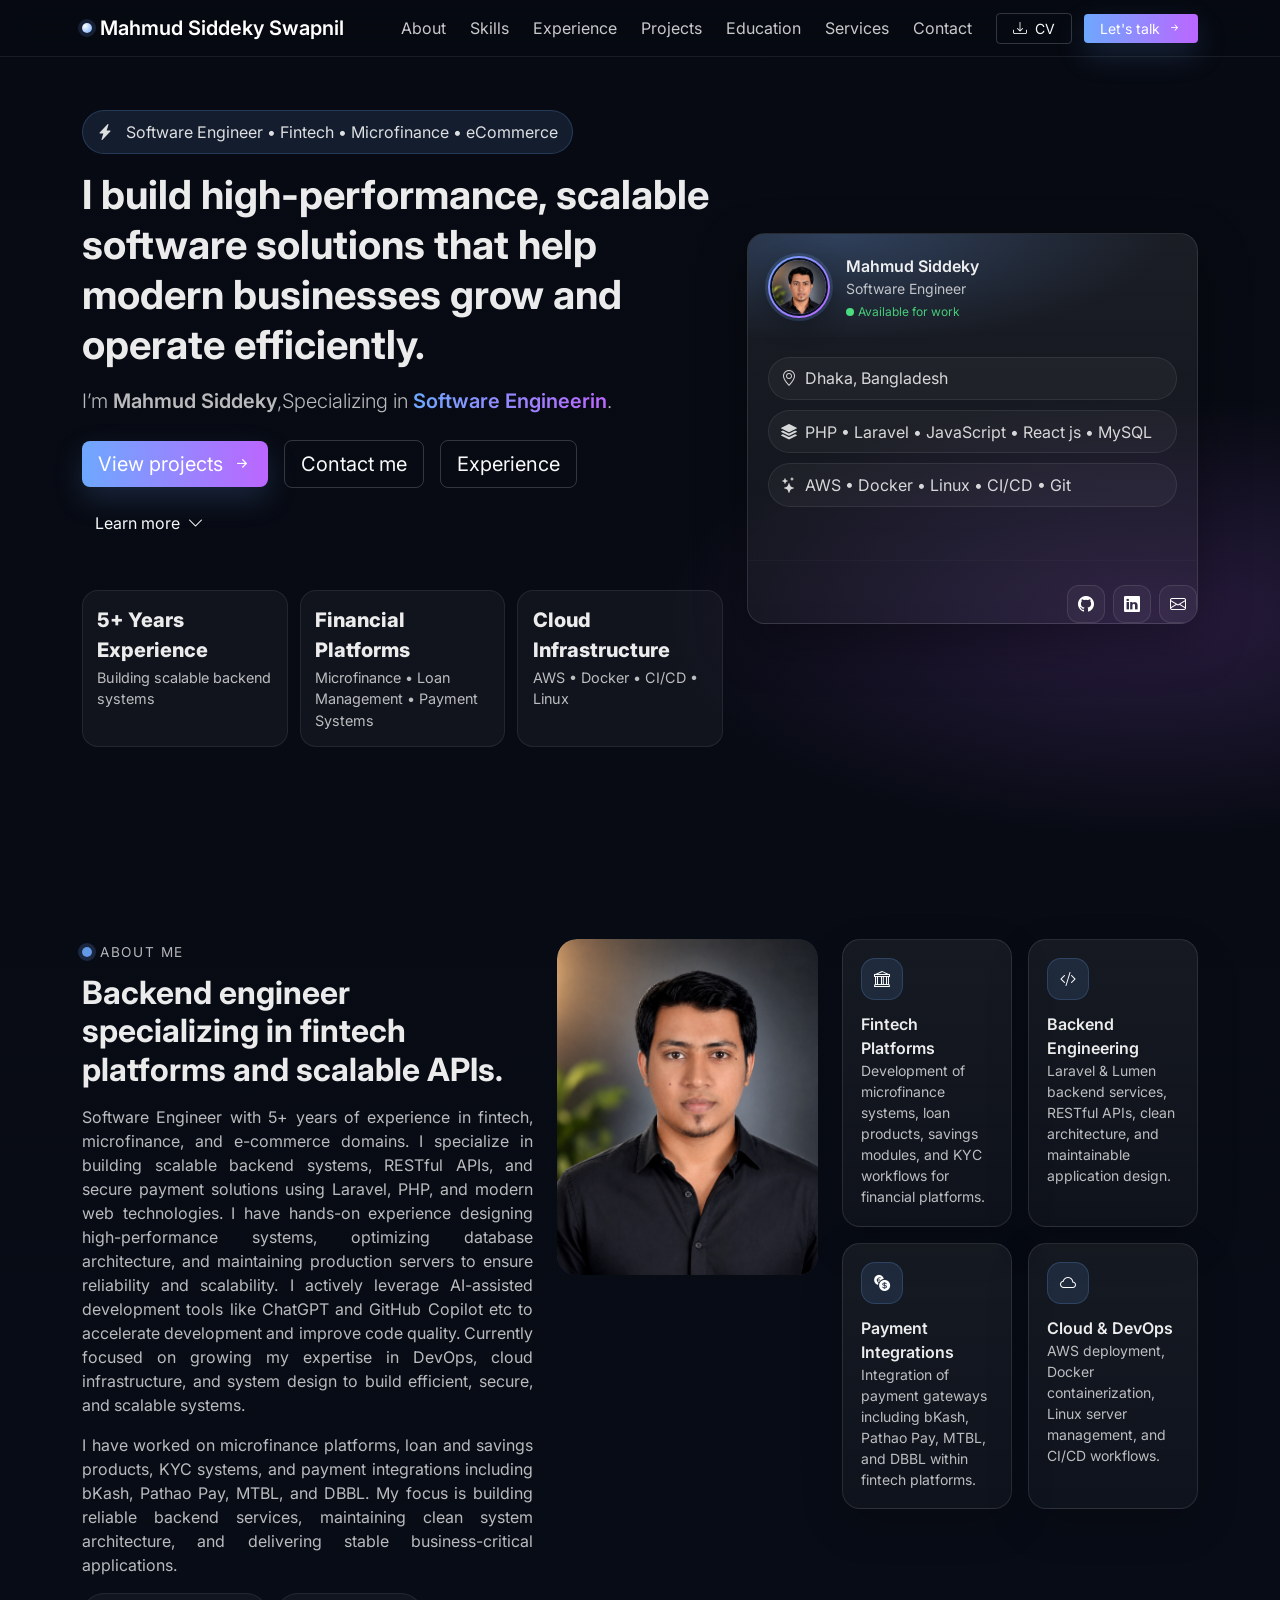
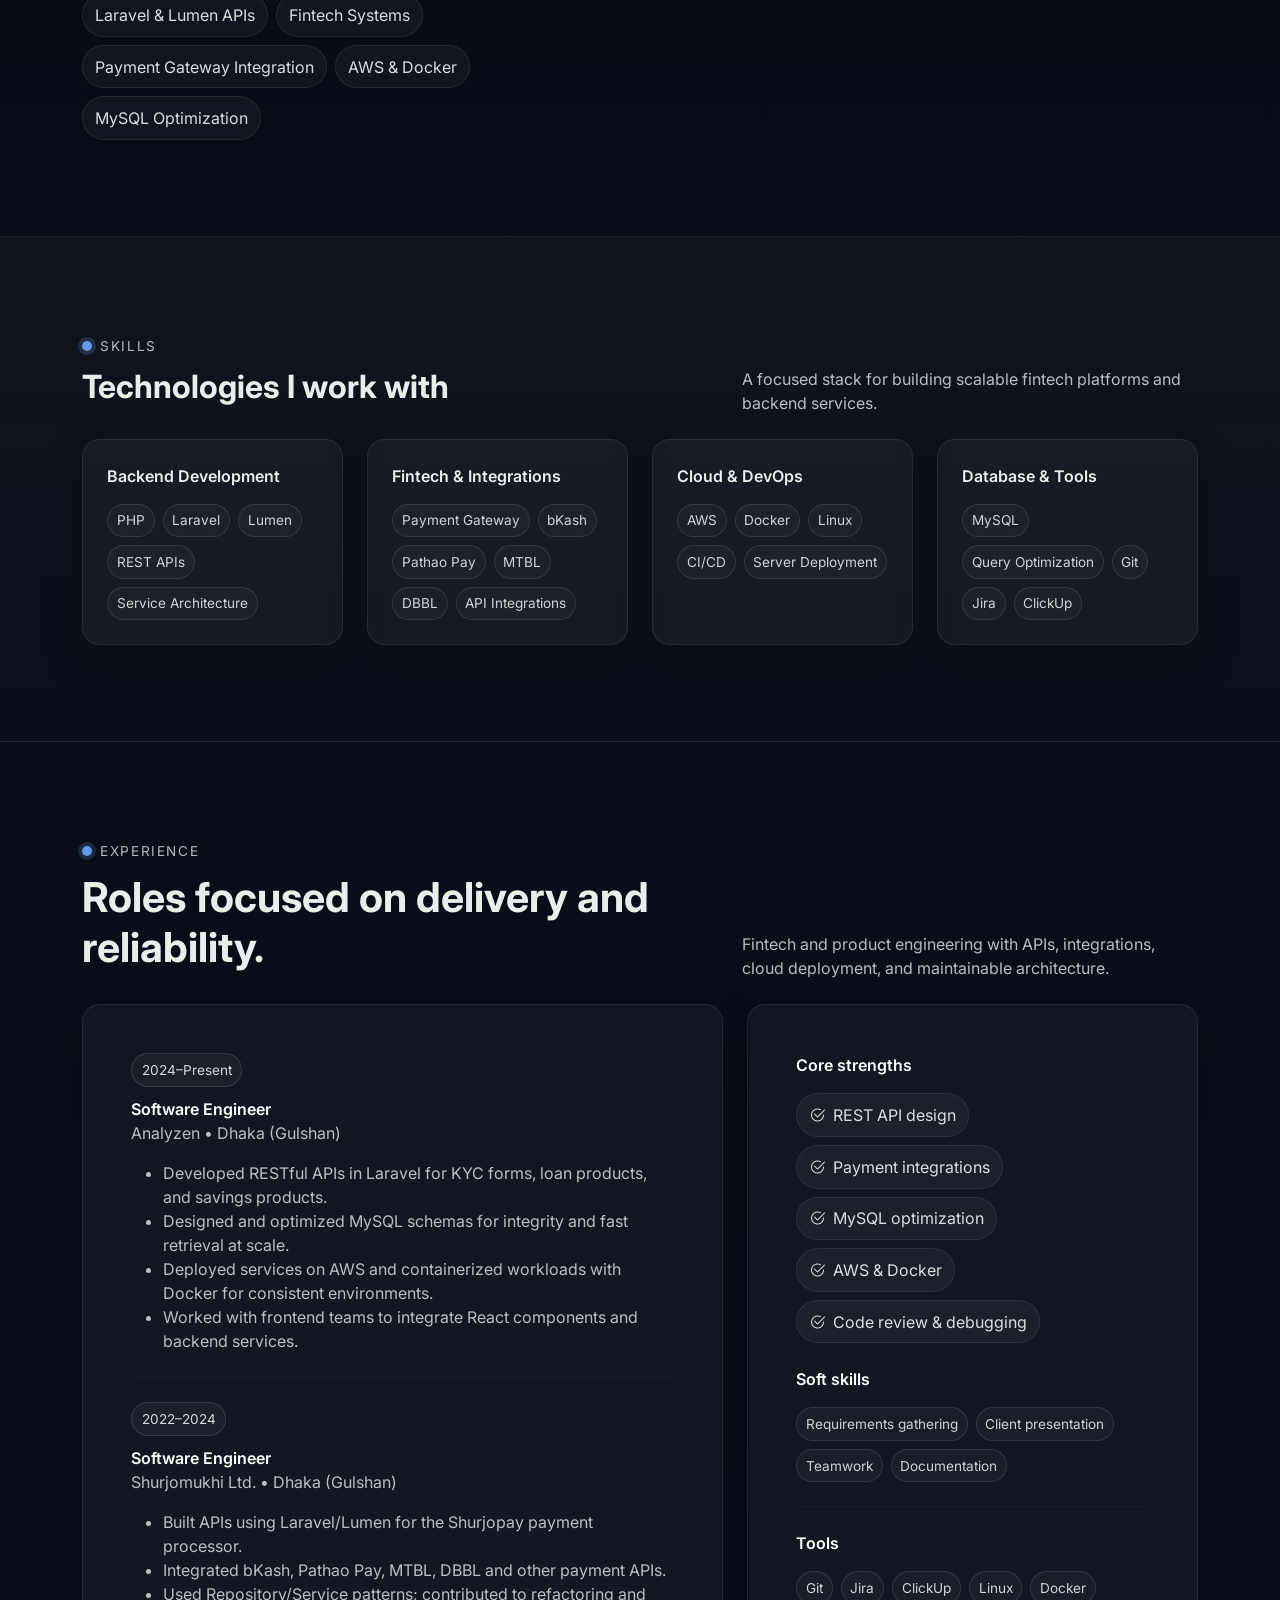
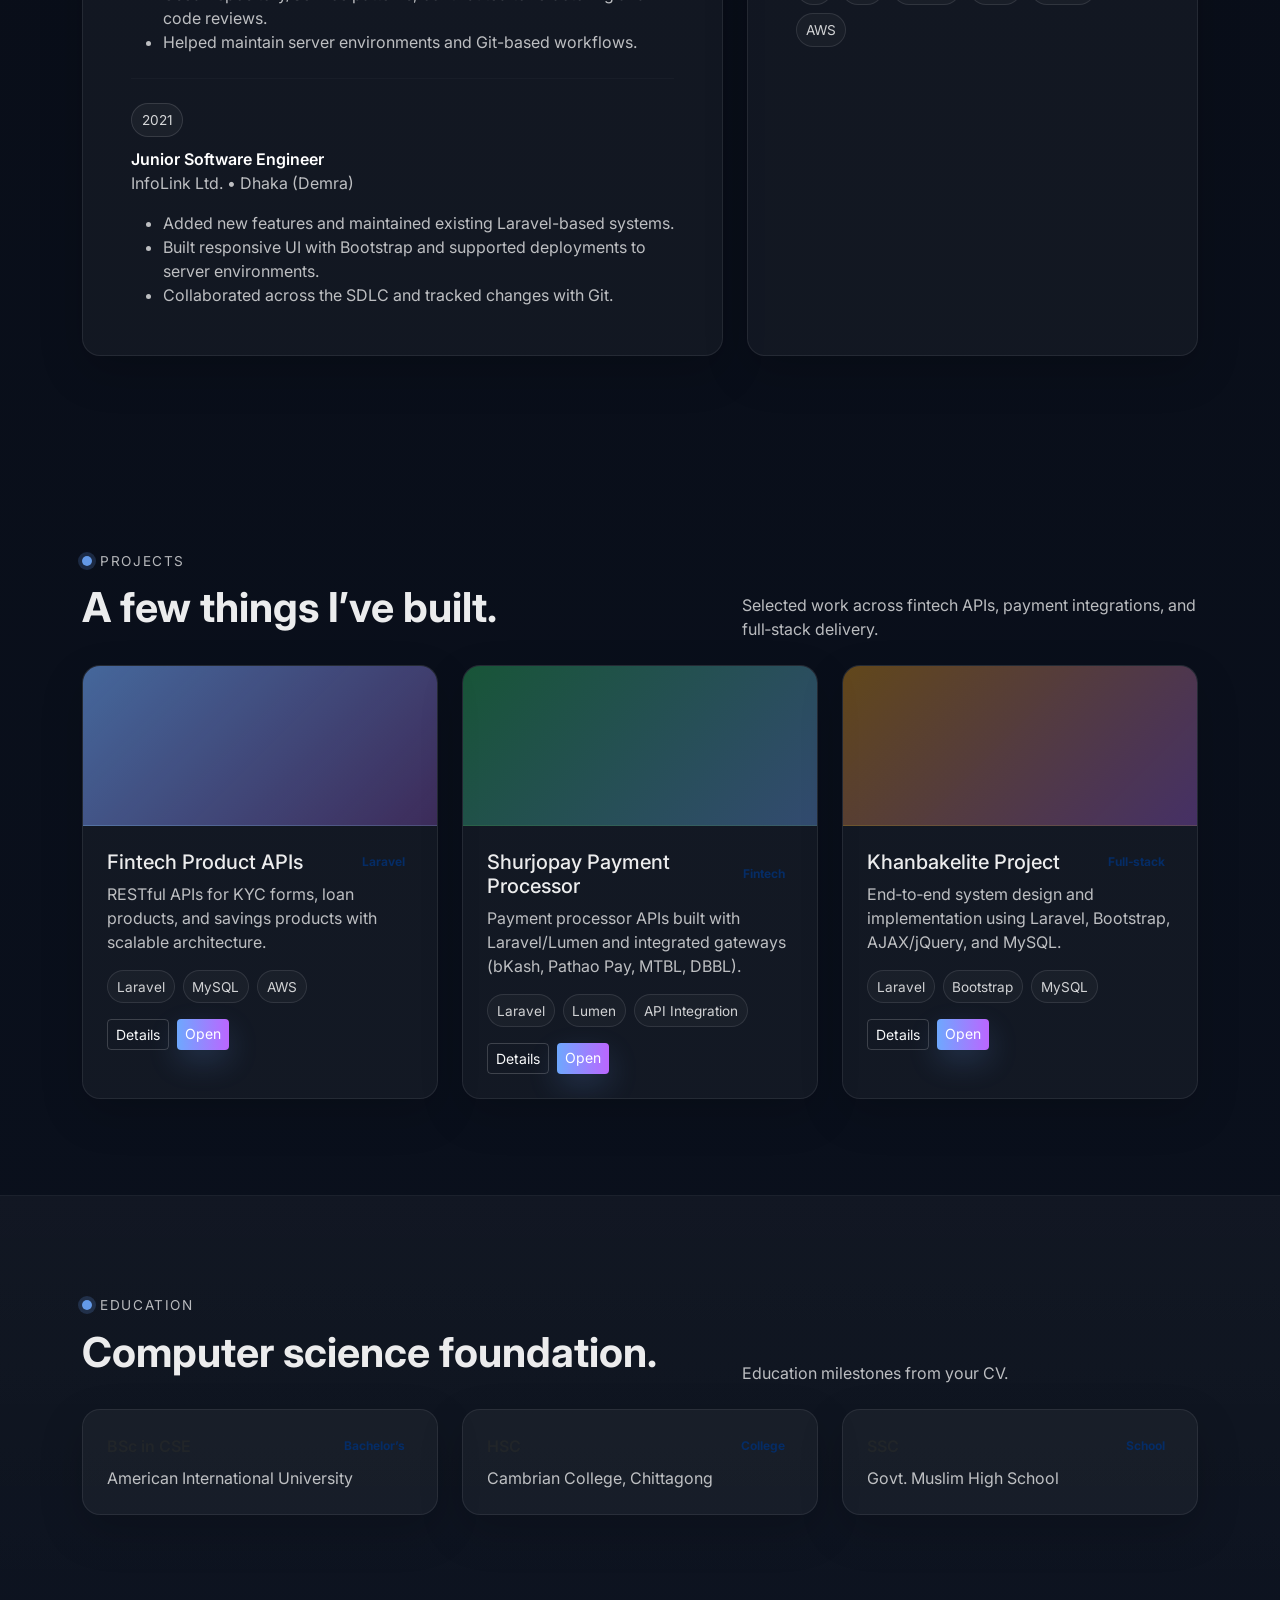
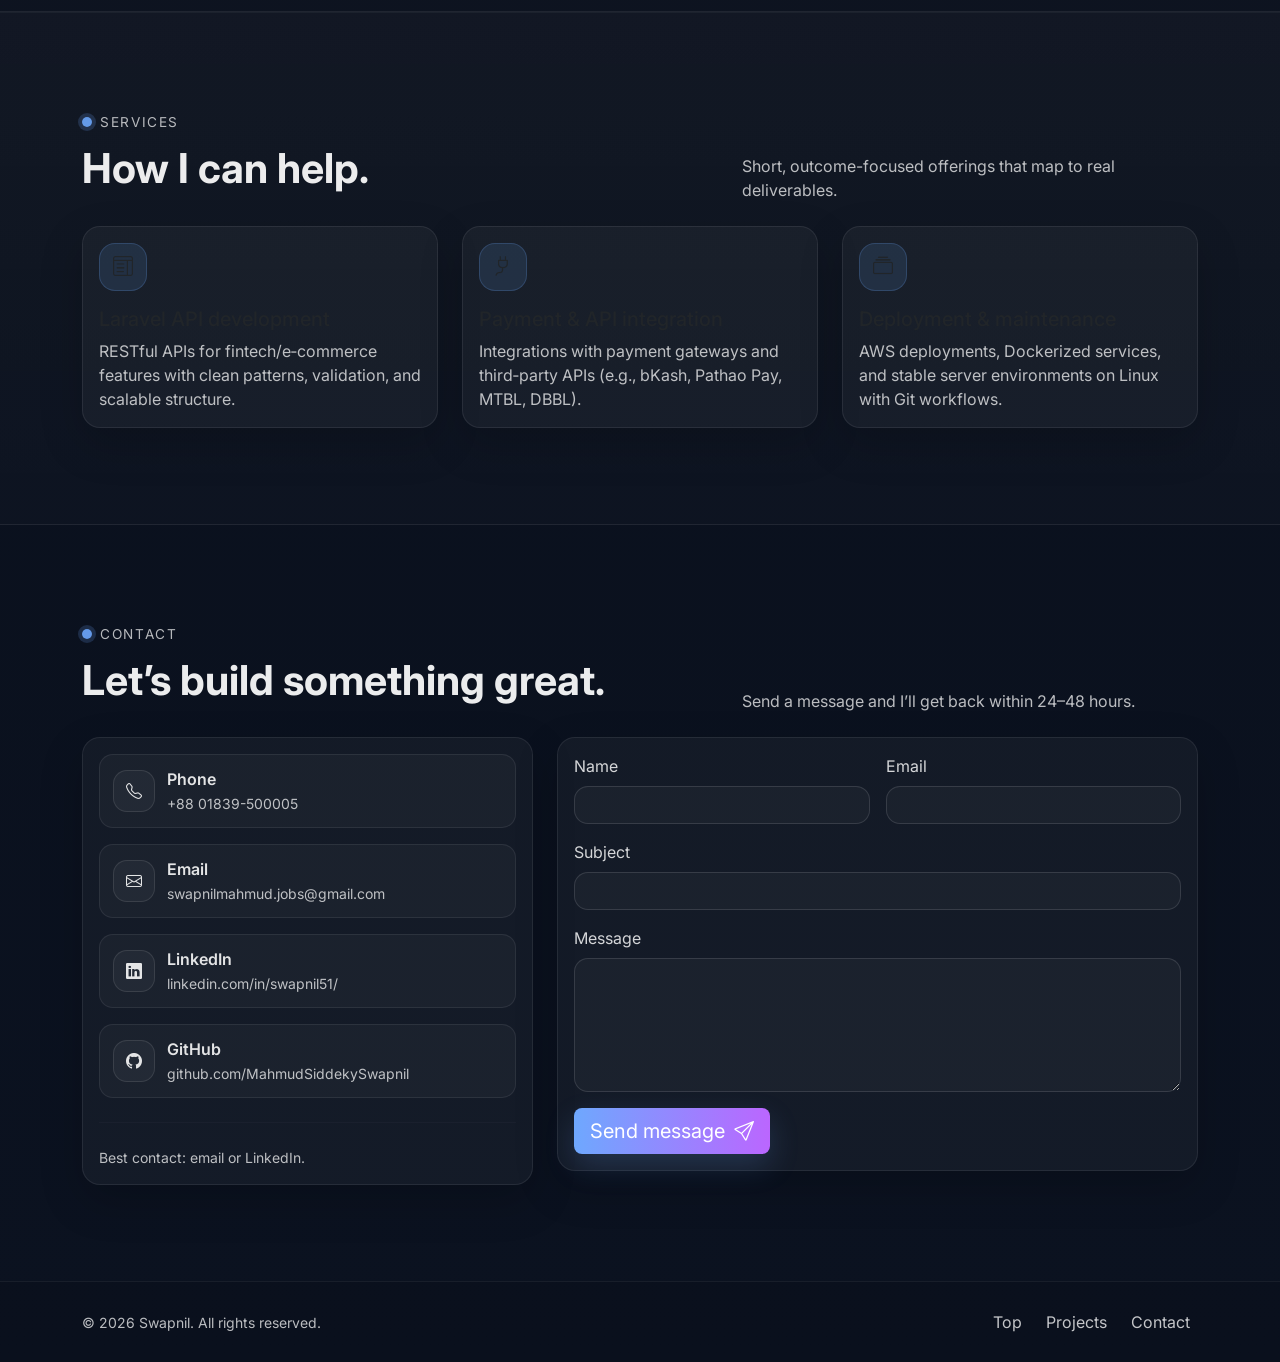
<file: index.html>
<!doctype html>
<html lang="en">

<head>
  <meta charset="utf-8" />
  <meta name="viewport" content="width=device-width, initial-scale=1" />
  <meta name="description"
    content="Mahmud Siddeky — Backend Engineer specializing in fintech platforms, scalable Laravel APIs, and payment gateway integrations." />
  <title>Mahmud Siddeky | Software Engineer</title>

  <!-- Canonical URL (update to your live domain) -->
  <link rel="canonical" href="https://mahmud-siddeky.dev/" />

  <!-- Open Graph — social preview cards -->
  <meta property="og:type" content="website" />
  <meta property="og:title" content="Mahmud Siddeky | Software Engineer" />
  <meta property="og:description"
    content="Backend engineer specializing in fintech platforms, scalable Laravel APIs, and payment gateway integrations." />
  <meta property="og:url" content="https://mahmud-siddeky.dev/" />
  <meta property="og:image" content="https://mahmud-siddeky.dev/images/og-preview.png" />

  <!-- Twitter / X card -->
  <meta name="twitter:card" content="summary_large_image" />
  <meta name="twitter:title" content="Mahmud Siddeky | Software Engineer" />
  <meta name="twitter:description"
    content="Backend engineer specializing in fintech platforms, scalable Laravel APIs, and payment gateway integrations." />
  <meta name="twitter:image" content="https://mahmud-siddeky.dev/images/og-preview.png" />

  <!-- Favicon -->
  <link rel="icon" href="./images/favicon.png" type="image/png" />
  <link rel="apple-touch-icon" href="./images/favicon.png" />

  <!-- Preconnect for faster CDNs -->
  <link rel="preconnect" href="https://cdn.jsdelivr.net" />
  <link rel="preconnect" href="https://fonts.googleapis.com" />
  <link rel="preconnect" href="https://fonts.gstatic.com" crossorigin />

  <!-- Fonts -->
  <link href="https://fonts.googleapis.com/css2?family=Inter:wght@400;500;600;700&display=swap" rel="stylesheet" />

  <!-- Bootstrap CSS -->
  <link href="https://cdn.jsdelivr.net/npm/bootstrap@5.3.3/dist/css/bootstrap.min.css" rel="stylesheet"
    integrity="sha384-QWTKZyjpPEjISv5WaRU9OFeRpok6YctnYmDr5pNlyT2bRjXh0JMhjY6hW+ALEwIH" crossorigin="anonymous" />

  <!-- Bootstrap Icons -->
  <link href="https://cdn.jsdelivr.net/npm/bootstrap-icons@1.11.3/font/bootstrap-icons.min.css" rel="stylesheet" />

  <!-- Custom styles -->
  <link rel="stylesheet" href="./css/style.css" />

  <!-- Theme color for mobile UI -->
  <meta name="theme-color" content="#0b1220" />

  <!-- Google tag (gtag.js) -->
<script async src="https://www.googletagmanager.com/gtag/js?id=G-QYEBRRWE22"></script>
<script>
  window.dataLayer = window.dataLayer || [];
  function gtag(){dataLayer.push(arguments);}
  gtag('js', new Date());

  gtag('config', 'G-QYEBRRWE22');
</script>
</head>

<body data-bs-spy="scroll" data-bs-target="#mainNav" data-bs-root-margin="0px 0px -65%" data-bs-smooth-scroll="true"
  tabindex="0">
  <!-- Skip link for accessibility -->
  <a class="skip-link" href="#home">Skip to content</a>

  <!-- Navbar -->
  <nav id="mainNav" class="navbar navbar-expand-lg navbar-dark fixed-top nav-blur">
    <div class="container">
      <a class="navbar-brand d-flex align-items-center gap-2" href="#home" aria-label="Go to top">
        <span class="brand-dot" aria-hidden="true"></span>
        <span class="fw-semibold">Mahmud Siddeky Swapnil</span>
      </a>

      <button class="navbar-toggler" type="button" data-bs-toggle="collapse" data-bs-target="#navLinks"
        aria-controls="navLinks" aria-expanded="false" aria-label="Toggle navigation">
        <span class="navbar-toggler-icon"></span>
      </button>

      <div class="collapse navbar-collapse" id="navLinks">
        <ul class="navbar-nav ms-auto align-items-lg-center gap-lg-2">
          <li class="nav-item"><a class="nav-link" href="#about">About</a></li>
          <li class="nav-item"><a class="nav-link" href="#skills">Skills</a></li>
          <li class="nav-item"><a class="nav-link" href="#experience">Experience</a></li>
          <li class="nav-item"><a class="nav-link" href="#projects">Projects</a></li>
          <li class="nav-item"><a class="nav-link" href="#education">Education</a></li>
          <li class="nav-item"><a class="nav-link" href="#services">Services</a></li>
          <li class="nav-item"><a class="nav-link" href="#contact">Contact</a></li>
          <li class="nav-item ms-lg-2">
            <a class="btn btn-outline-light btn-sm px-3" href="./Profile.pdf" download aria-label="Download CV">
              <i class="bi bi-download me-1" aria-hidden="true"></i> CV
            </a>
          </li>
          <li class="nav-item ms-lg-1">
            <a class="btn btn-primary btn-sm px-3" href="#contact">
              Let's talk <i class="bi bi-arrow-right-short ms-1" aria-hidden="true"></i>
            </a>
          </li>
        </ul>
      </div>
    </div>
  </nav>

  <!-- Hero -->
  <header id="home" class="section hero-section">
    <div class="container">
      <div class="row align-items-center g-4">
        <div class="col-lg-7">
          <div class="badge-soft mb-3 reveal">
            <i class="bi bi-lightning-charge-fill me-2" aria-hidden="true"></i>
            Software Engineer • Fintech • Microfinance • eCommerce
          </div>

          <h1 class="display-6 display-md-5 fw-bold lh-sm mb-3 reveal">
            I build high-performance, scalable software solutions that help modern businesses grow and operate
            efficiently. </h1>

          <p class="lead text-secondary-emphasis mb-4 reveal">
            I’m <span class="fw-semibold">Mahmud Siddeky</span>,Specializing in
            <span class="text-gradient fw-semibold" id="typedTarget"
              data-typed='["API Development","Payment Gateway integrations","System Design","AWS & Docker deployments","Database Design","Fintech Solutions"]'>Software
              Engineering
            </span>.
          </p>

          <div class="d-flex flex-wrap gap-2 gap-sm-3 align-items-center reveal">
            <a class="btn btn-primary btn-lg" href="#projects">
              View projects <i class="bi bi-arrow-right-short ms-1" aria-hidden="true"></i>
            </a>
            <a class="btn btn-outline-light btn-lg" href="#contact">
              Contact me
            </a>
            <a class="btn btn-outline-light btn-lg" href="#experience">
              Experience
            </a>
            <a class="btn btn-link link-light text-decoration-none" href="#about">
              Learn more <i class="bi bi-chevron-down ms-1" aria-hidden="true"></i>
            </a>
          </div>

          <div class="hero-stats mt-4 mt-sm-5 reveal" aria-label="Highlights">
            <div class="stat">
              <div class="stat-value">5+ Years Experience</div>
              <div class="stat-label">Building scalable backend systems</div>
            </div>

            <div class="stat">
              <div class="stat-value">Financial Platforms</div>
              <div class="stat-label">Microfinance • Loan Management • Payment Systems</div>
            </div>

            <div class="stat">
              <div class="stat-value">Cloud Infrastructure</div>
              <div class="stat-label">AWS • Docker • CI/CD • Linux</div>
            </div>

          </div>
        </div>

        <div class="col-lg-5">
          <div class="hero-card reveal">
            <div class="hero-card-top">
              <div class="hero-avatar-wrap" role="img" aria-label="Mahmud Siddeky">
                <img src="./images/mahmud-siddeky.png" class="hero-avatar-img" alt="Mahmud Siddeky — Software Engineer"
                  loading="eager" decoding="async" />
              </div>
              <div class="ms-3">
                <div class="fw-semibold">Mahmud Siddeky</div>
                <div class="text-secondary-emphasis small">Software Engineer</div>
                <div class="d-flex align-items-center gap-1 mt-1">
                  <span class="hero-status-dot"></span>
                  <span class="small" style="color:rgba(74,222,128,.9);font-size:.75rem;">Available for work</span>
                </div>
              </div>
            </div>
            <div class="hero-card-body">

              <div class="pill">
                <i class="bi bi-geo-alt me-2"></i>
                Dhaka, Bangladesh
              </div>

              <div class="pill">
                <i class="bi bi-stack me-2"></i>
                PHP • Laravel • JavaScript • React js • MySQL
              </div>

              <div class="pill">
                <i class="bi bi-stars me-2"></i>
                AWS • Docker • Linux • CI/CD • Git
              </div>

            </div>

            <hr class="border-secondary border-opacity-25 my-4" />

            <div class="d-flex align-items-center justify-content-between">
              <div class="small text-secondary-emphasis"></div>
              <div class="d-flex gap-2">
                <a class="icon-btn" href="https://github.com/MahmudSiddekySwapnil" aria-label="GitHub">
                  <i class="bi bi-github" aria-hidden="true"></i>
                </a>
                <a class="icon-btn" href="https://linkedin.com/in/swapnil51/" aria-label="LinkedIn">
                  <i class="bi bi-linkedin" aria-hidden="true"></i>
                </a>
                <a class="icon-btn" href="mailto:swapnilmahmud.jobs@gmail.com" aria-label="Email">
                  <i class="bi bi-envelope" aria-hidden="true"></i>
                </a>
              </div>
            </div>
          </div>
        </div>
      </div>
    </div>
    </div>
  </header>

  <!-- About -->
  <section id="about" class="section">
    <div class="container">

      <div class="row g-4 align-items-start">

        <!-- LEFT TEXT -->
        <div class="col-lg-5">

          <div class="section-kicker">About me</div>

          <h2 class="fw-bold mb-3">
            Backend engineer specializing in fintech platforms and scalable APIs.
          </h2>

          <p class="text-secondary-emphasis" style="text-align: justify;">
            Software Engineer with 5+ years of experience in fintech, microfinance, and e-commerce domains. I specialize
            in building scalable backend systems, RESTful APIs, and secure payment solutions using Laravel, PHP, and
            modern web technologies.
            I have hands-on experience designing high-performance systems, optimizing database architecture, and
            maintaining production servers to ensure reliability and scalability.
            I actively leverage AI-assisted development tools like ChatGPT and GitHub Copilot etc to accelerate
            development and improve code quality.
            Currently focused on growing my expertise in DevOps, cloud infrastructure, and system design to build
            efficient, secure, and scalable systems.
          </p>

          <p class="text-secondary-emphasis" style="text-align: justify;">
            I have worked on microfinance platforms, loan and savings products,
            KYC systems, and payment integrations including bKash, Pathao Pay,
            MTBL, and DBBL. My focus is building reliable backend services,
            maintaining clean system architecture, and delivering stable
            business-critical applications.
          </p>

          <div class="d-flex flex-wrap gap-2 mt-3">
            <span class="chip">Laravel & Lumen APIs</span>
            <span class="chip">Fintech Systems</span>
            <span class="chip">Payment Gateway Integration</span>
            <span class="chip">AWS & Docker</span>
            <span class="chip">MySQL Optimization</span>
          </div>

        </div>

        <!-- CENTER PHOTO -->
        <div class="col-lg-3 text-center">

          <div class="about-photo-wrap">
            <img src="./images/mahmud-siddeky.png" class="about-photo" alt="Mahmud Siddeky" />
          </div>

        </div>

        <!-- RIGHT CARDS -->
        <div class="col-lg-4">

          <div class="glass-grid">
            <div class="glass-card">
              <div class="glass-icon"><i class="bi bi-bank"></i></div>
              <div class="fw-semibold">Fintech Platforms</div>
              <div class="small text-secondary-emphasis">
                Development of microfinance systems, loan products,
                savings modules, and KYC workflows for financial platforms.
              </div>
            </div>

            <div class="glass-card">
              <div class="glass-icon"><i class="bi bi-code-slash"></i></div>
              <div class="fw-semibold">Backend Engineering</div>
              <div class="small text-secondary-emphasis">
                Laravel & Lumen backend services, RESTful APIs,
                clean architecture, and maintainable application design.
              </div>
            </div>

            <div class="glass-card">
              <div class="glass-icon"><i class="bi bi-currency-exchange"></i></div>
              <div class="fw-semibold">Payment Integrations</div>
              <div class="small text-secondary-emphasis">
                Integration of payment gateways including
                bKash, Pathao Pay, MTBL, and DBBL within fintech platforms.
              </div>
            </div>

            <div class="glass-card">
              <div class="glass-icon"><i class="bi bi-cloud"></i></div>
              <div class="fw-semibold">Cloud & DevOps</div>
              <div class="small text-secondary-emphasis">
                AWS deployment, Docker containerization,
                Linux server management, and CI/CD workflows.
              </div>
            </div>

          </div>

        </div>

      </div>

    </div>
  </section>

  <!-- Skills -->
  <section id="skills" class="section section-alt">
    <div class="container">

      <div class="row align-items-end g-3 mb-4">
        <div class="col-lg-7">
          <div class="section-kicker">Skills</div>
          <h2 class="fw-bold">Technologies I work with</h2>
        </div>
        <div class="col-lg-5">
          <p class="text-secondary-emphasis mb-0">
            A focused stack for building scalable fintech platforms and backend services.
          </p>
        </div>
      </div>

      <div class="row g-4">

        <!-- Backend -->
        <div class="col-md-6 col-lg-3">
          <div class="card-modern h-100 p-4">
            <div class="fw-semibold mb-3">Backend Development</div>

            <div class="d-flex flex-wrap gap-2">
              <span class="tag">PHP</span>
              <span class="tag">Laravel</span>
              <span class="tag">Lumen</span>
              <span class="tag">REST APIs</span>
              <span class="tag">Service Architecture</span>
            </div>
          </div>
        </div>

        <!-- Fintech -->
        <div class="col-md-6 col-lg-3">
          <div class="card-modern h-100 p-4">
            <div class="fw-semibold mb-3">Fintech & Integrations</div>

            <div class="d-flex flex-wrap gap-2">
              <span class="tag">Payment Gateway</span>
              <span class="tag">bKash</span>
              <span class="tag">Pathao Pay</span>
              <span class="tag">MTBL</span>
              <span class="tag">DBBL</span>
              <span class="tag">API Integrations</span>
            </div>
          </div>
        </div>

        <!-- Cloud -->
        <div class="col-md-6 col-lg-3">
          <div class="card-modern h-100 p-4">
            <div class="fw-semibold mb-3">Cloud & DevOps</div>

            <div class="d-flex flex-wrap gap-2">
              <span class="tag">AWS</span>
              <span class="tag">Docker</span>
              <span class="tag">Linux</span>
              <span class="tag">CI/CD</span>
              <span class="tag">Server Deployment</span>
            </div>
          </div>
        </div>

        <!-- Database -->
        <div class="col-md-6 col-lg-3">
          <div class="card-modern h-100 p-4">
            <div class="fw-semibold mb-3">Database & Tools</div>

            <div class="d-flex flex-wrap gap-2">
              <span class="tag">MySQL</span>
              <span class="tag">Query Optimization</span>
              <span class="tag">Git</span>
              <span class="tag">Jira</span>
              <span class="tag">ClickUp</span>
            </div>
          </div>
        </div>

      </div>

    </div>
  </section>

  <!-- Experience -->
  <section id="experience" class="section">
    <div class="container">
      <div class="row align-items-end g-3 mb-4">
        <div class="col-lg-7">
          <div class="section-kicker reveal">Experience</div>
          <h2 class="h2 h1-md fw-bold reveal">Roles focused on delivery and reliability.</h2>
        </div>
        <div class="col-lg-5">
          <p class="text-secondary-emphasis mb-0 reveal">
            Fintech and product engineering with APIs, integrations, cloud deployment, and maintainable architecture.
          </p>
        </div>
      </div>

      <div class="row g-3 g-lg-4">
        <div class="col-lg-7 reveal">
          <div class="card card-modern h-100">
            <div class="card-body p-4 p-md-5">
              <div class="resume-item">
                <div class="resume-badge">2024–Present</div>
                <div class="fw-semibold text-white">Software Engineer</div>
                <div class="text-secondary-emphasis text-white mb-3">Analyzen • Dhaka (Gulshan)</div>
                <ul class="text-secondary-emphasis mt-3 mb-0">
                  <li>Developed RESTful APIs in Laravel for KYC forms, loan products, and savings products.</li>
                  <li>Designed and optimized MySQL schemas for integrity and fast retrieval at scale.</li>
                  <li>Deployed services on AWS and containerized workloads with Docker for consistent environments.</li>
                  <li>Worked with frontend teams to integrate React components and backend services.</li>
                </ul>
              </div>

              <hr class="border-secondary border-opacity-25 my-4" />

              <div class="resume-item">
                <div class="resume-badge">2022–2024</div>
                <div class="fw-semibold text-white">Software Engineer</div>
                <div class="text-secondary-emphasis text-white mb-3">Shurjomukhi Ltd. • Dhaka (Gulshan)</div>
                <ul class="text-secondary-emphasis mt-3 mb-0">
                  <li>Built APIs using Laravel/Lumen for the Shurjopay payment processor.</li>
                  <li>Integrated bKash, Pathao Pay, MTBL, DBBL and other payment APIs.</li>
                  <li>Used Repository/Service patterns; contributed to refactoring and code reviews.</li>
                  <li>Helped maintain server environments and Git-based workflows.</li>
                </ul>
              </div>

              <hr class="border-secondary border-opacity-25 my-4" />

              <div class="resume-item">
                <div class="resume-badge">2021</div>
                <div class="fw-semibold text-white">Junior Software Engineer</div>
                <div class="text-secondary-emphasis text-white mb-3">InfoLink Ltd. • Dhaka (Demra)</div>
                <ul class="text-secondary-emphasis mt-3 mb-0">
                  <li>Added new features and maintained existing Laravel-based systems.</li>
                  <li>Built responsive UI with Bootstrap and supported deployments to server environments.</li>
                  <li>Collaborated across the SDLC and tracked changes with Git.</li>
                </ul>
              </div>
            </div>
          </div>
        </div>

        <div class="col-lg-5 reveal">
          <div class="card card-modern h-100">
            <div class="card-body p-4 p-md-5">
              <div class="fw-semibold text-white mb-3">Core strengths</div>
              <div class="d-flex flex-wrap gap-2 mb-4">
                <span class="chip"><i class="bi bi-check2-circle me-2" aria-hidden="true"></i>REST API design</span>
                <span class="chip"><i class="bi bi-check2-circle me-2" aria-hidden="true"></i>Payment
                  integrations</span>
                <span class="chip"><i class="bi bi-check2-circle me-2" aria-hidden="true"></i>MySQL optimization</span>
                <span class="chip"><i class="bi bi-check2-circle me-2" aria-hidden="true"></i>AWS & Docker</span>
                <span class="chip"><i class="bi bi-check2-circle me-2" aria-hidden="true"></i>Code review &
                  debugging</span>
              </div>

              <div class="fw-semibold text-white mb-3">Soft skills</div>
              <div class="d-flex flex-wrap gap-2">
                <span class="tag">Requirements gathering</span>
                <span class="tag">Client presentation</span>
                <span class="tag">Teamwork</span>
                <span class="tag">Documentation</span>
              </div>

              <hr class="border-secondary border-opacity-25 my-4" />

              <div class="fw-semibold text-white mb-3">Tools</div>
              <div class="d-flex flex-wrap gap-2">
                <span class="tag">Git</span>
                <span class="tag">Jira</span>
                <span class="tag">ClickUp</span>
                <span class="tag">Linux</span>
                <span class="tag">Docker</span>
                <span class="tag">AWS</span>
              </div>
            </div>
          </div>
        </div>
      </div>
    </div>
  </section>

  <!-- Projects -->
  <section id="projects" class="section">
    <div class="container">
      <div class="row align-items-end g-3 mb-4">
        <div class="col-lg-7">
          <div class="section-kicker reveal">Projects</div>
          <h2 class="h2 h1-md fw-bold reveal">A few things I’ve built.</h2>
        </div>
        <div class="col-lg-5">
          <p class="text-secondary-emphasis mb-0 reveal">
            Selected work across fintech APIs, payment integrations, and full‑stack delivery.
          </p>
        </div>
      </div>

      <div class="row g-3 g-lg-4">
        <div class="col-md-6 col-lg-4 reveal">
          <article class="project-card h-100">
            <div class="project-thumb bg-gradient-1" role="img" aria-label="Project thumbnail"></div>
            <div class="p-4">
              <div class="d-flex justify-content-between align-items-center mb-2">
                <h3 class="h5 mb-0">Fintech Product APIs</h3>
                <span class="badge text-bg-primary-subtle text-primary-emphasis">Laravel</span>
              </div>
              <p class="text-secondary-emphasis mb-3">
                RESTful APIs for KYC forms, loan products, and savings products with scalable architecture.
              </p>
              <div class="d-flex flex-wrap gap-2 mb-3">
                <span class="tag">Laravel</span>
                <span class="tag">MySQL</span>
                <span class="tag">AWS</span>
              </div>
              <div class="d-flex gap-2">
                <a class="btn btn-outline-light btn-sm" href="./project.html?id=analyzen"
                  aria-label="View project details">Details</a>
                <a class="btn btn-primary btn-sm" href="./project.html?id=analyzen"
                  aria-label="View project details">Open</a>
              </div>
            </div>
          </article>
        </div>

        <div class="col-md-6 col-lg-4 reveal">
          <article class="project-card h-100">
            <div class="project-thumb bg-gradient-2" role="img" aria-label="Project thumbnail"></div>
            <div class="p-4">
              <div class="d-flex justify-content-between align-items-center mb-2">
                <h3 class="h5 mb-0">Shurjopay Payment Processor</h3>
                <span class="badge text-bg-primary-subtle text-primary-emphasis">Fintech</span>
              </div>
              <p class="text-secondary-emphasis mb-3">
                Payment processor APIs built with Laravel/Lumen and integrated gateways (bKash, Pathao Pay, MTBL, DBBL).
              </p>
              <div class="d-flex flex-wrap gap-2 mb-3">
                <span class="tag">Laravel</span>
                <span class="tag">Lumen</span>
                <span class="tag">API Integration</span>
              </div>
              <div class="d-flex gap-2">
                <a class="btn btn-outline-light btn-sm" href="./project.html?id=shurjopay"
                  aria-label="View project details">Details</a>
                <a class="btn btn-primary btn-sm" href="./project.html?id=shurjopay"
                  aria-label="View project details">Open</a>
              </div>
            </div>
          </article>
        </div>

        <div class="col-md-6 col-lg-4 reveal">
          <article class="project-card h-100">
            <div class="project-thumb bg-gradient-3" role="img" aria-label="Project thumbnail"></div>
            <div class="p-4">
              <div class="d-flex justify-content-between align-items-center mb-2">
                <h3 class="h5 mb-0">Khanbakelite Project</h3>
                <span class="badge text-bg-primary-subtle text-primary-emphasis">Full‑stack</span>
              </div>
              <p class="text-secondary-emphasis mb-3">
                End‑to‑end system design and implementation using Laravel, Bootstrap, AJAX/jQuery, and MySQL.
              </p>
              <div class="d-flex flex-wrap gap-2 mb-3">
                <span class="tag">Laravel</span>
                <span class="tag">Bootstrap</span>
                <span class="tag">MySQL</span>
              </div>
              <div class="d-flex gap-2">
                <a class="btn btn-outline-light btn-sm" href="./project.html?id=khanbakelite"
                  aria-label="View project details">Details</a>
                <a class="btn btn-primary btn-sm" href="./project.html?id=khanbakelite"
                  aria-label="View project details">Open</a>
              </div>
            </div>
          </article>
        </div>
      </div>
    </div>
  </section>

  <!-- Education -->
  <section id="education" class="section section-alt">
    <div class="container">
      <div class="row align-items-end g-3 mb-4">
        <div class="col-lg-7">
          <div class="section-kicker reveal">Education</div>
          <h2 class="h2 h1-md fw-bold reveal">Computer science foundation.</h2>
        </div>
        <div class="col-lg-5">
          <p class="text-secondary-emphasis mb-0 reveal">
            Education milestones from your CV.
          </p>
        </div>
      </div>

      <div class="row g-3 g-lg-4">
        <div class="col-md-6 col-lg-4 reveal">
          <div class="card card-modern h-100">
            <div class="card-body p-4">
              <div class="d-flex justify-content-between align-items-center mb-2">
                <div class="fw-semibold">BSc in CSE</div>
                <span class="badge text-bg-primary-subtle text-primary-emphasis">Bachelor’s</span>
              </div>
              <div class="text-secondary-emphasis">American International University</div>
            </div>
          </div>
        </div>
        <div class="col-md-6 col-lg-4 reveal">
          <div class="card card-modern h-100">
            <div class="card-body p-4">
              <div class="d-flex justify-content-between align-items-center mb-2">
                <div class="fw-semibold">HSC</div>
                <span class="badge text-bg-primary-subtle text-primary-emphasis">College</span>
              </div>
              <div class="text-secondary-emphasis">Cambrian College, Chittagong</div>
            </div>
          </div>
        </div>
        <div class="col-md-6 col-lg-4 reveal">
          <div class="card card-modern h-100">
            <div class="card-body p-4">
              <div class="d-flex justify-content-between align-items-center mb-2">
                <div class="fw-semibold">SSC</div>
                <span class="badge text-bg-primary-subtle text-primary-emphasis">School</span>
              </div>
              <div class="text-secondary-emphasis">Govt. Muslim High School</div>
            </div>
          </div>
        </div>
      </div>
    </div>
  </section>

  <!-- Services -->
  <section id="services" class="section section-alt">
    <div class="container">
      <div class="row align-items-end g-3 mb-4">
        <div class="col-lg-7">
          <div class="section-kicker reveal">Services</div>
          <h2 class="h2 h1-md fw-bold reveal">How I can help.</h2>
        </div>
        <div class="col-lg-5">
          <p class="text-secondary-emphasis mb-0 reveal">
            Short, outcome-focused offerings that map to real deliverables.
          </p>
        </div>
      </div>

      <div class="row g-3 g-lg-4">
        <div class="col-md-6 col-lg-4 reveal">
          <div class="card card-modern h-100">
            <div class="card-body">
              <div class="service-icon mb-3"><i class="bi bi-layout-text-window" aria-hidden="true"></i></div>
              <h3 class="h5">Laravel API development</h3>
              <p class="text-secondary-emphasis mb-0">
                RESTful APIs for fintech/e‑commerce features with clean patterns, validation, and scalable structure.
              </p>
            </div>
          </div>
        </div>

        <div class="col-md-6 col-lg-4 reveal">
          <div class="card card-modern h-100">
            <div class="card-body">
              <div class="service-icon mb-3"><i class="bi bi-plug" aria-hidden="true"></i></div>
              <h3 class="h5">Payment & API integration</h3>
              <p class="text-secondary-emphasis mb-0">
                Integrations with payment gateways and third‑party APIs (e.g., bKash, Pathao Pay, MTBL, DBBL).
              </p>
            </div>
          </div>
        </div>

        <div class="col-md-6 col-lg-4 reveal">
          <div class="card card-modern h-100">
            <div class="card-body">
              <div class="service-icon mb-3"><i class="bi bi-collection" aria-hidden="true"></i></div>
              <h3 class="h5">Deployment & maintenance</h3>
              <p class="text-secondary-emphasis mb-0">
                AWS deployments, Dockerized services, and stable server environments on Linux with Git workflows.
              </p>
            </div>
          </div>
        </div>
      </div>
    </div>
  </section>

  <!-- Contact -->
  <section id="contact" class="section">
    <div class="container">
      <div class="row align-items-end g-3 mb-4">
        <div class="col-lg-7">
          <div class="section-kicker reveal">Contact</div>
          <h2 class="h2 h1-md fw-bold reveal">Let’s build something great.</h2>
        </div>
        <div class="col-lg-5">
          <p class="text-secondary-emphasis mb-0 reveal">
            Send a message and I’ll get back within 24–48 hours.
          </p>
        </div>
      </div>

      <div class="row g-4">
        <div class="col-lg-5 reveal">
          <div class="card card-modern">
            <div class="card-body">
              <div class="d-flex flex-column gap-3">
                <a class="contact-row" href="tel:+8801839500005">
                  <span class="contact-ico"><i class="bi bi-telephone" aria-hidden="true"></i></span>
                  <span>
                    <span class="d-block fw-semibold">Phone</span>
                    <span class="text-secondary-emphasis small">+88 01839-500005</span>
                  </span>
                </a>
                <a class="contact-row" href="mailto:hello@example.com">
                  <span class="contact-ico"><i class="bi bi-envelope" aria-hidden="true"></i></span>
                  <span>
                    <span class="d-block fw-semibold">Email</span>
                    <span class="text-secondary-emphasis small">swapnilmahmud.jobs@gmail.com</span>
                  </span>
                </a>
                <a class="contact-row" href="https://linkedin.com/in/swapnil51/" aria-label="LinkedIn profile">
                  <span class="contact-ico"><i class="bi bi-linkedin" aria-hidden="true"></i></span>
                  <span>
                    <span class="d-block fw-semibold">LinkedIn</span>
                    <span class="text-secondary-emphasis small">linkedin.com/in/swapnil51/</span>
                  </span>
                </a>
                <a class="contact-row" href="https://github.com/MahmudSiddekySwapnil" aria-label="GitHub profile">
                  <span class="contact-ico"><i class="bi bi-github" aria-hidden="true"></i></span>
                  <span>
                    <span class="d-block fw-semibold">GitHub</span>
                    <span class="text-secondary-emphasis small">github.com/MahmudSiddekySwapnil</span>
                  </span>
                </a>
              </div>

              <hr class="border-secondary border-opacity-25 my-4" />

              <div class="small text-secondary-emphasis">
                Best contact: email or LinkedIn.
              </div>
            </div>
          </div>
        </div>

        <div class="col-lg-7 reveal">
          <div class="card card-modern">
            <div class="card-body">
              <!-- This uses a lightweight client-side validation; replace action with your backend/form provider -->
              <form action="https://formspree.io/f/mnjwpbja" method="POST" id="contactForm" class="needs-validation"
                novalidate>
                <div class="row g-3">
                  <div class="col-md-6">
                    <label class="form-label" for="name">Name</label>
                    <input class="form-control" id="name" name="name" type="text" autocomplete="name" required />
                    <div class="invalid-feedback">Please enter your name.</div>
                  </div>
                  <div class="col-md-6">
                    <label class="form-label" for="email">Email</label>
                    <input class="form-control" id="email" name="email" type="email" autocomplete="email" required />
                    <div class="invalid-feedback">Please enter a valid email.</div>
                  </div>
                  <div class="col-12">
                    <label class="form-label" for="subject">Subject</label>
                    <input class="form-control" id="subject" name="subject" type="text" required />
                    <div class="invalid-feedback">Please add a subject.</div>
                  </div>
                  <div class="col-12">
                    <label class="form-label" for="message">Message</label>
                    <textarea class="form-control" id="message" name="message" rows="5" required></textarea>
                    <div class="invalid-feedback">Please write a message.</div>
                  </div>
                  <div class="col-12 d-flex flex-wrap gap-2 align-items-center">
                    <button class="btn btn-primary btn-lg" type="submit">
                      Send message <i class="bi bi-send ms-1" aria-hidden="true"></i>
                    </button>
                    <div id="formToastAnchor" class="small text-secondary-emphasis"></div>
                  </div>
                </div>
              </form>
            </div>
          </div>
        </div>
      </div>
    </div>
  </section>

  <footer class="py-4">
    <div class="container d-flex flex-column flex-md-row gap-2 justify-content-between align-items-md-center">
      <div class="small text-secondary-emphasis">
        © <span id="year"></span> Swapnil. All rights reserved.
      </div>
      <div class="d-flex gap-2">
        <a class="footer-link" href="#home">Top</a>
        <a class="footer-link" href="#projects">Projects</a>
        <a class="footer-link" href="#contact">Contact</a>
      </div>
    </div>
  </footer>

  <!-- Back to top -->
  <button id="toTop" class="to-top" type="button" aria-label="Back to top">
    <i class="bi bi-arrow-up" aria-hidden="true"></i>
  </button>

  <!-- Bootstrap JS -->
  <script src="https://cdn.jsdelivr.net/npm/bootstrap@5.3.3/dist/js/bootstrap.bundle.min.js"
    integrity="sha384-YvpcrYf0tY3lHB60NNkmXc5s9fDVZLESaAA55NDzOxhy9GkcIdslK1eN7N6jIeHz" crossorigin="anonymous"
    defer></script>

  <!-- Custom JS -->
  <!-- projects-data.js must load before projects.js -->
  <script src="./js/data/projects-data.js" defer></script>
  <script src="./js/main.js" defer></script>
</body>

</html>
</file>
<file: css/style.css>
/* =====================================================
   style.css — Master stylesheet
   Imports all partials in the correct order.
   ===================================================== */

/* 1. Design tokens, resets, base utilities */
@import './base.css';

/* 2. Layout: navbar, sections, footer, back-to-top */
@import './layout.css';

/* 3. Reusable components: cards, chips, tags, forms, icons */
@import './components.css';

/* 4. Section-specific styles */
@import './sections/hero.css';
@import './sections/about.css';
@import './sections/projects.css';
</file>
